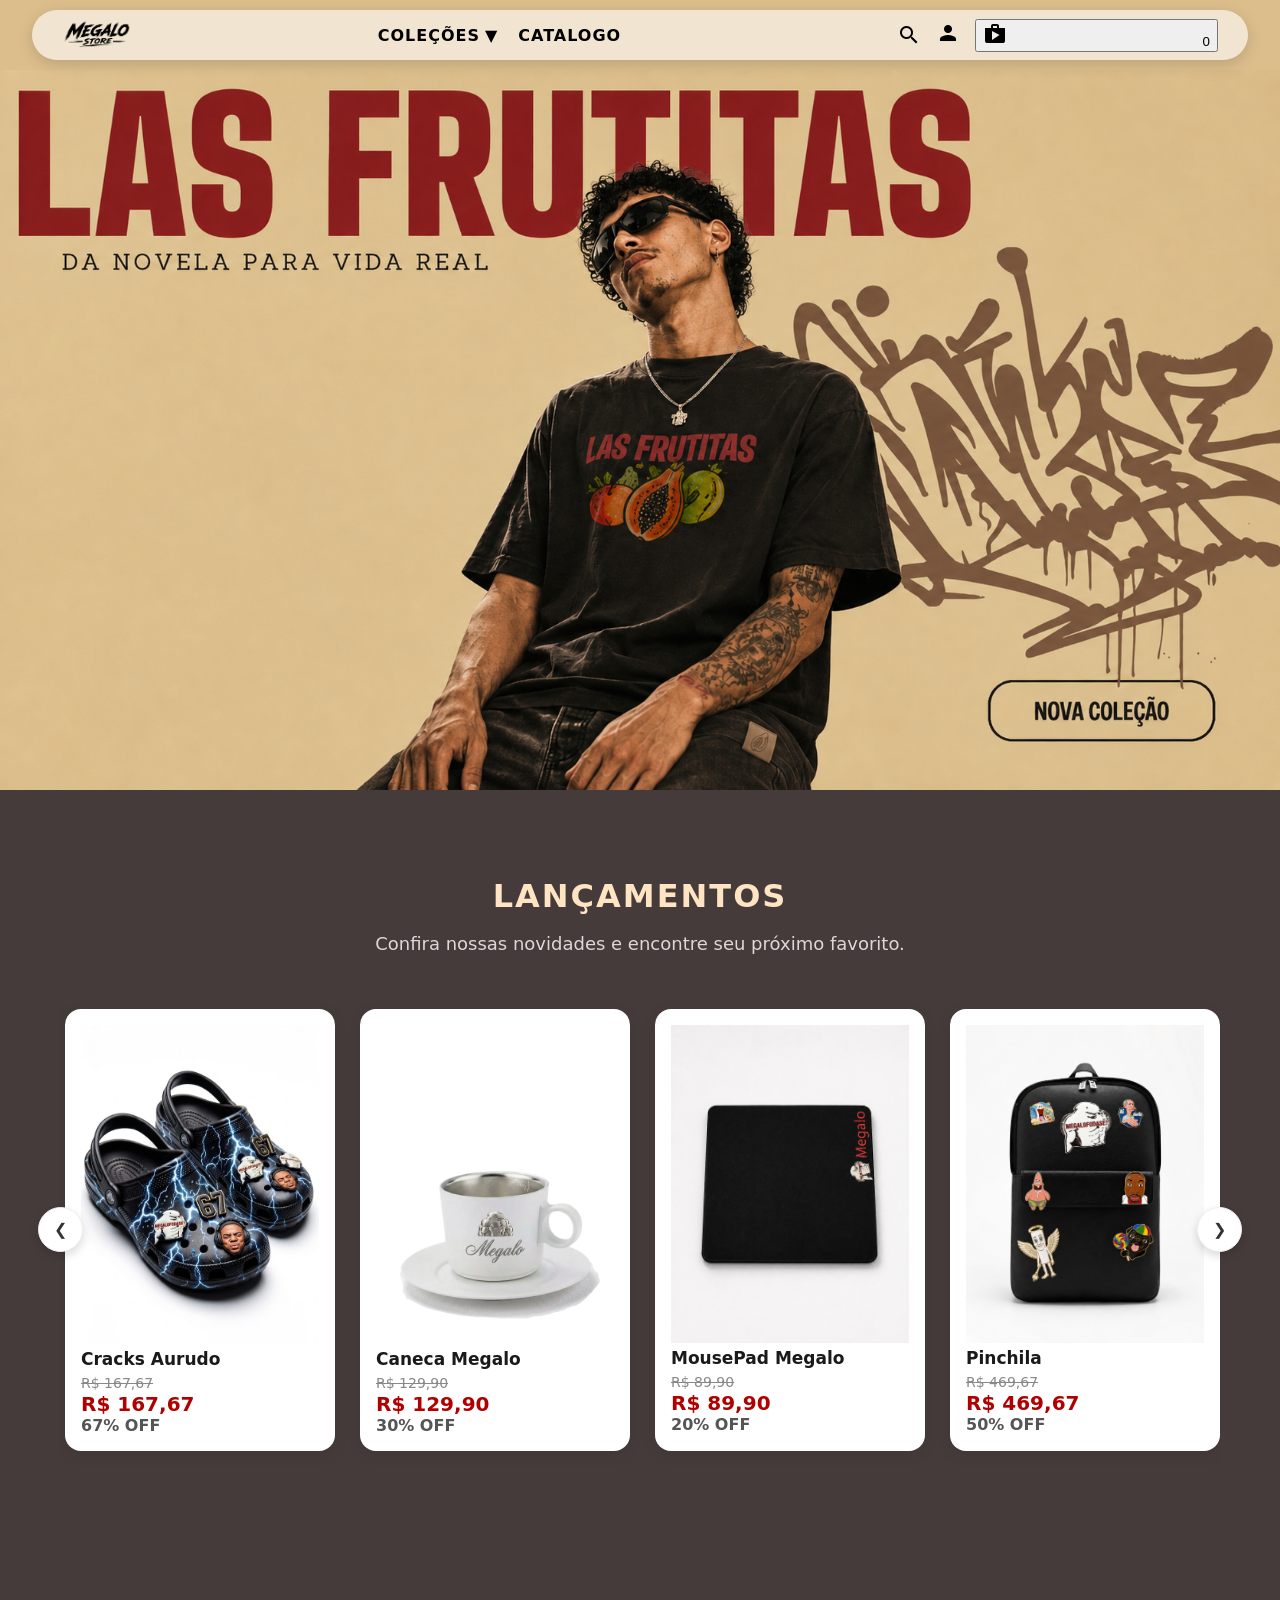
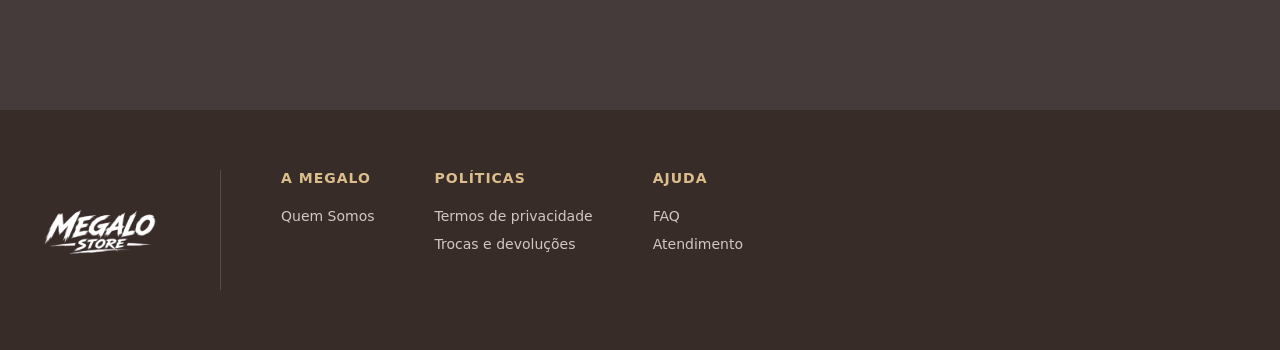
<file: index.html>
<!DOCTYPE html>
<html>

<head>
    <meta charset="UTF-8">
    <title>Loja</title>
    <link rel="stylesheet" href="style.css">
    <link href="https://fonts.googleapis.com/icon?family=Material+Icons" rel="stylesheet">

</head>

<body id="home.body">

    <div id="fundo-carrinho">

        <div id="carrinho">

            <div class="topo-carrinho">
                <h2>Meu carrinho</h2>
                <button id="fechar-carrinho">✕</button>
            </div>

            <div id="itens-carrinho">
                <p>Seu carrinho está vazio.</p>
            </div>

            <div class="rodape-carrinho">
                <h3>Total: <span id="total-carrinho">R$ 0,00</span></h3>
                <button id="finalizar-compra">Finalizar compra</button>
            </div>

        </div>

    </div>

    <header>
        <div id="header">
            <div id="logo">
                <a href="index.html"><img src="assets/logo megalofds.png" alt="Logo"></a>
            </div>

            <nav id="menu">
                <details class="dropdown">
                    <summary>Coleções <span class="seta">▼</span></summary>
                    <div class="submenu">
                        <a href="colecaofrutas.html">Las frutitas</a>
                        <a href="colecaodavibrito.html">Calma calabreso</a>
                        <a href="colecaoishowspeed.html">Say walahi</a>
                        <a href="colecaobangers.html">Bangers</a>
                    </div>
                </details>
                <a href="catalogo.html">Catalogo</a>
            </nav>

            <div id="icons">
                <span class="material-icons">search</span>
                <a href="login.html"><span class="material-icons">person</span></a>
                <button id="abrir-carrinho">
                    <span class="material-icons">shopping_bag</span>
                    <span id="contador-carrinho">0</span>
                </button>
            </div>
        </div>
    </header>
    <!-- FUNDO E PAINEL DO CARRINHO -->
    <div id="fundo-carrinho">

        <div id="carrinho">

            <div class="topo-carrinho">
                <h2>Meu carrinho</h2>
                <button id="fechar-carrinho">✕</button>
            </div>

            <div id="itens-carrinho">
                <p>Seu carrinho está vazio.</p>
            </div>

            <div class="rodape-carrinho">
                <h3>Total: <span id="total-carrinho">R$ 0,00</span></h3>
                <button id="finalizar-compra">Finalizar compra</button>
            </div>

        </div>

    </div>

    <main>
        <div id="banner-index">
            <img id="frutitas-index" src="/assets/lasfrutitaslabubu.png" alt="nova colecao">
            <a href="colecaofrutas.html" id="botao-colecao">Nova coleção</a>
        </div>

        <div id="index-arrivals"></div>

        <!-- Lançamentos -->
        <div id="fundo-lancamentos">
            <section class="Lancamentos">
                <h2 id="lancamento">Lançamentos</h2>
                <p>Confira nossas novidades e encontre seu próximo favorito.</p>

                <!-- CAIXA QUE SEGURA O CARROSSEL E AS SETAS -->
                <div class="carrossel-wrapper">

                    <button class="seta-carrossel seta-esq" onclick="voltar()">❮</button>

                    <!-- PRODUTOS -->
                    <div class="produtos" id="lista-produtos">
                        <div class="produto" data-desconto="67">
                            <img src="/assets/Cracks 01.png" alt="Produto">
                            <h3>Cracks Aurudo</h3>
                            <span>R$ 167,67</span>
                        </div>
                        <div class="produto" data-desconto="30">
                            <img src="/assets/caneca nova.png" alt="Produto">
                            <h3>Caneca Megalo</h3>
                            <span>R$ 129,90</span>
                        </div>
                        <div class="produto" data-desconto="20">
                            <img src="/assets/mouse pad.png" alt="Produto">
                            <h3>MousePad Megalo</h3>
                            <span>R$ 89,90</span>
                        </div>
                        <div class="produto" data-desconto="50">
                            <img src="/assets/Mochila.png" alt="Produto">
                            <h3>Pinchila</h3>
                            <span>R$ 469,67</span>
                        </div>
                        <div class="produto">
                            <img src="/assets/godinho.png" alt="Produto">
                            <h3>Pelúcia Godinho</h3>
                            <span>R$69,99</span>

                        </div>
                        <div class="produto" data-desconto="15">
                            <img src="/assets/calça dogs.png" alt="Produto">
                            <h3>Calça AuDogs</h3>
                            <span>R$ 113,34</span>

                        </div>
                        <div class="produto" data-desconto="15">
                            <img src="/assets/moletom ds.png" alt="Produto">
                            <h3>Moletom DS</h3>
                            <span>R$ 251,01</span>

                        </div>
                    </div>

                    <button class="seta-carrossel seta-dir" onclick="avancar()">❯</button>

                </div>
            </section>
        </div>
    </main>

    <footer id="site-footer">
        <div class="footer-container">
            <div class="footer-brand">
                <img src="assets/logo megalofds.png" alt="Megalo Logo">
            </div>

            <div class="footer-links">
                <div class="footer-col">
                    <h4>A Megalo</h4>
                    <a href="fundadores.html">Quem Somos</a>
                </div>
                <div class="footer-col">
                    <h4>Políticas</h4>
                    <a href="#">Termos de privacidade</a>
                    <a href="#">Trocas e devoluções</a>
                </div>
                <div class="footer-col">
                    <h4>Ajuda</h4>
                    <a href="#">FAQ</a>
                    <a href="#">Atendimento</a>
                </div>
            </div>
        </div>
    </footer>


    <script>
        window.addEventListener("scroll", function () {
            var header = document.querySelector("header");
            header.classList.toggle("menu-reduzido", window.scrollY > 20);
        });
    </script>

    <!-- CARROSSEL -->
    <script>
        var pista = document.getElementById("lista-produtos");

        function avancar() {
            pista.scrollLeft = pista.scrollLeft + 293;
        }

        function voltar() {
            pista.scrollLeft = pista.scrollLeft - 293;
        }
    </script>
    <script>
    function atualizarDescontosIndex() {

        const hoje = new Date();
        const fimBlackFriday = new Date(2026, 10, 30, 23, 59, 59);

        const blackFridayAtiva = hoje <= fimBlackFriday;

        const clienteNovo =
            localStorage.getItem("clienteNovo15") == "sim";

        const produtos = document.querySelectorAll(
            "#lista-produtos .produto"
        );

        produtos.forEach(function (produto) {

            const desconto = Number(
                produto.dataset.desconto || 0
            );

            const precoElemento =
                produto.querySelector("span");

            if (!precoElemento || desconto == 0) {
                return;
            }

            const precoOriginal = Number(
                precoElemento.innerText
                    .replace("R$", "")
                    .replace(".", "")
                    .replace(",", ".")
                    .trim()
            );

            let precoFinal = precoOriginal;

            // Desconto Black Friday
            if (blackFridayAtiva) {

                precoFinal =
                    precoOriginal * (1 - desconto / 100);

            }

            // Desconto de cliente novo
            if (clienteNovo && blackFridayAtiva) {

                precoFinal =
                    precoFinal * 0.85;

            }

            // Limpa o preço atual
            precoElemento.innerHTML = "";

            // Preço original
            const precoAntigo =
                document.createElement("span");

            precoAntigo.className =
                "preco-original";

            precoAntigo.innerText =
                precoOriginal.toLocaleString(
                    "pt-BR",
                    {
                        style: "currency",
                        currency: "BRL"
                    }
                );

            // Preço promocional
            const precoPromocional =
                document.createElement("span");

            precoPromocional.className =
                "preco-promocional";

            precoPromocional.innerText =
                precoFinal.toLocaleString(
                    "pt-BR",
                    {
                        style: "currency",
                        currency: "BRL"
                    }
                );

            // Percentual de desconto
            const porcentagem =
                document.createElement("span");

            porcentagem.className =
                "porcentagem-desconto";

            porcentagem.innerText =
                desconto + "% OFF";

            // Coloca tudo no produto
            precoElemento.appendChild(precoAntigo);

            precoElemento.appendChild(
                document.createElement("br")
            );

            precoElemento.appendChild(precoPromocional);

            precoElemento.appendChild(
                document.createElement("br")
            );

            precoElemento.appendChild(porcentagem);

        });
    }

    atualizarDescontosIndex();
</script>
    <script src="carrinho.js"></script>
</body>

</html>

</body>

</html>
</file>
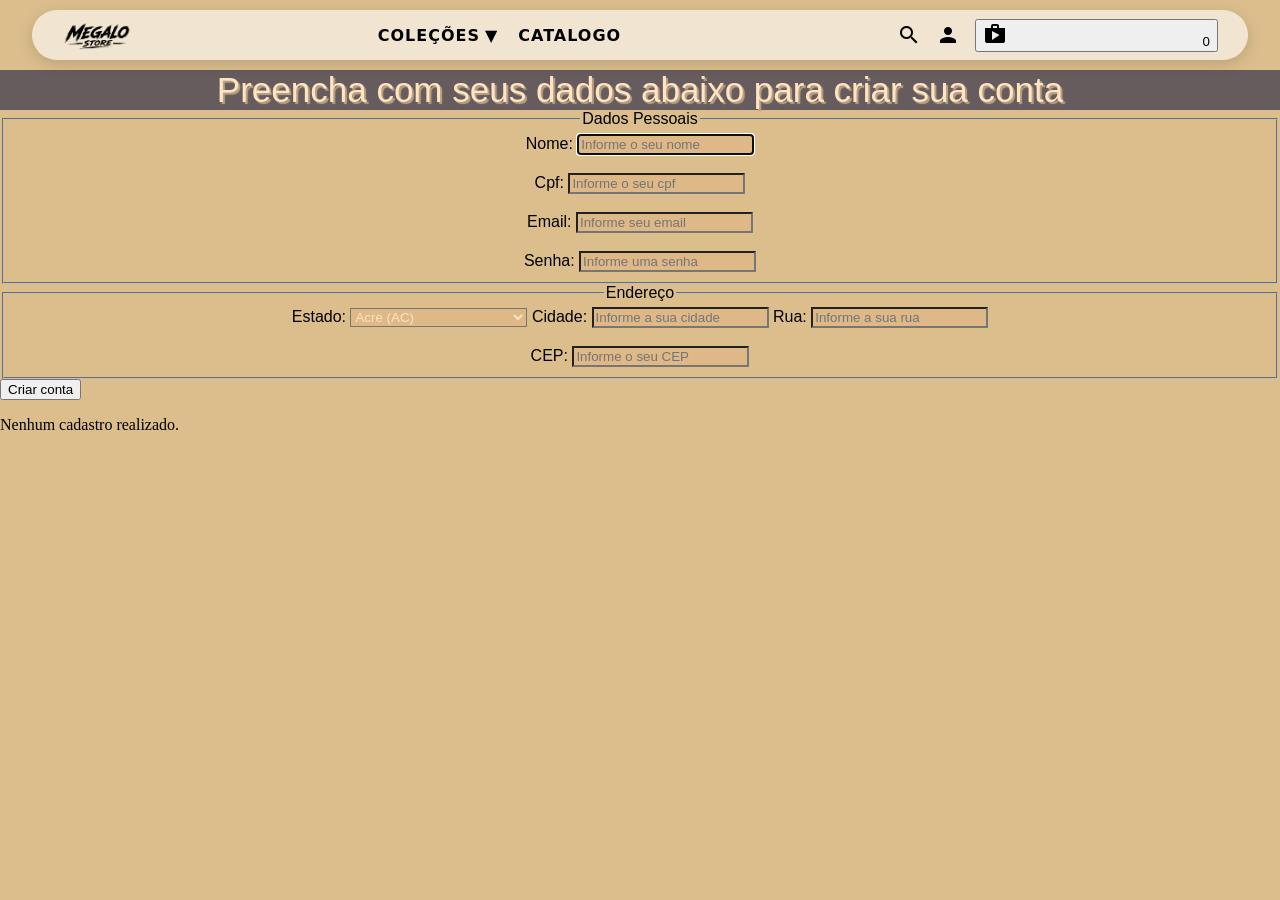
<file: login.html>
<html>

<head>
    <title>Loja</title>
    <link rel="stylesheet" href="style.css">
    <link href="https://fonts.googleapis.com/icon?family=Material+Icons" rel="stylesheet">
</head>


<body>
    <header>
        <div id="header">

            <div id="logo">
                <a href="index.html">
                    <img src="assets/logo megalofds.png" alt="Logo">
                </a>
            </div>

            <nav id="menu">
                <details class="dropdown">
                    <summary>Coleções <span class="seta">▼</span></summary>

                    <div class="submenu">
                        <a href="colecaofrutas.html">Las frutitas</a>
                        <a href="colecaodavibrito.html">Calma calabreso</a>
                        <a href="colecaoishowspeed.html">Say walahi</a>
                        <a href="colecaobangers.html">Bangers</a>
                    </div>
                </details>

                <a href="catalogo.html">Catalogo</a>
            </nav>

            <div id="icons">
                <span class="material-icons">search</span>
                <a href="login.html"><span class="material-icons">person</span></a>

                <button id="abrir-carrinho">
                    <span class="material-icons">shopping_bag</span>
                    <span id="contador-carrinho">0</span>
                </button>
            </div>

        </div>
    </header>
    <main>
        <div id="preencherlogin">Preencha com seus dados abaixo para criar sua conta</div>
        <form id="formLogin">
            <fieldset>
                <legend>Dados Pessoais</legend>
                Nome: <input type="text" id="nome" name="nome" placeholder="Informe o seu nome" autofocus required>
                <br><br>
                Cpf: <input type="text" id="cpf" name="cpf" placeholder="Informe o seu cpf" maxlength="14"
                    pattern="[0-9]{3}\.[0-9]{3}\.[0-9]{3}-[0-9]{2}" required> <br><br>
                Email: <input type="email" id="email" name="email" placeholder="Informe seu email" required> <br><br>
                Senha: <input type="password" id="senha" name="senha" placeholder="Informe uma senha" minlength="5"
                    required> <br>
            </fieldset>
            <fieldset>
                <legend>Endereço</legend>
                Estado: <select name="estado" id="estado">
                    <option value="acre">Acre (AC)</option>
                    <option value="alagoas">Alagoas (AL)</option>
                    <option value="amapa">Amapá (AP)</option>
                    <option value="amazonas">Amazonas (AM)</option>
                    <option value="bahia">Bahia (BA)</option>
                    <option value="ceara">Ceará (CE)</option>
                    <option value="distrito-federal">Distrito Federal (DF)</option>
                    <option value="espirito-santo">Espírito Santo (ES)</option>
                    <option value="goias">Goiás (GO)</option>
                    <option value="maranhao">Maranhão (MA)</option>
                    <option value="mato-grosso">Mato Grosso (MT)</option>
                    <option value="mato-grosso-do-sul">Mato Grosso do Sul (MS)</option>
                    <option value="minas-gerais">Minas Gerais (MG)</option>
                    <option value="para">Pará (PA)</option>
                    <option value="paraiba">Paraíba (PB)</option>
                    <option value="parana">Paraná (PR)</option>
                    <option value="pernambuco">Pernambuco (PE)</option>
                    <option value="piaui">Piauí (PI)</option>
                    <option value="rio-de-janeiro">Rio de Janeiro (RJ)</option>
                    <option value="rio-grande-do-norte">Rio Grande do Norte (RN)</option>
                    <option value="rio-grande-do-sul">Rio Grande do Sul (RS)</option>
                    <option value="rondonia">Rondônia (RO)</option>
                    <option value="roraima">Roraima (RR)</option>
                    <option value="santa-catarina">Santa Catarina (SC)</option>
                    <option value="sao-paulo">São Paulo (SP)</option>
                    <option value="sergipe">Sergipe (SE)</option>
                    <option value="tocantins">Tocantins (TO)</option>
                </select>
                Cidade: <input type="text" id="cidade" name="cidade" placeholder="Informe a sua cidade" required>
                Rua: <input type="text" id="rua" name="rua" placeholder="Informe a sua rua" required> <br><br>
                CEP: <input type="text" id="cep" name="CEP" placeholder="Informe o seu CEP" maxlength="9"
                    pattern="[0-9]{5}-[0-9]{3}"> <br>
            </fieldset>
            <button type="submit">Criar conta</button>
        </form>
        <div id="mensagem">Nenhum cadastro realizado.</div>
    </main>
    <script>

        const formLogin = document.getElementById("formLogin");
        const mensagem = document.getElementById("mensagem");

        formLogin.addEventListener("submit", function (event) {

            event.preventDefault();

            // Recebe os dados digitados
            const nome = document.getElementById("nome").value;
            const cpf = document.getElementById("cpf").value;
            const email = document.getElementById("email").value;
            const senha = document.getElementById("senha").value;
            const estado = document.getElementById("estado");
            const cidade = document.getElementById("cidade").value;
            const rua = document.getElementById("rua").value;
            const cep = document.getElementById("cep").value;

            // Cria a mensagem de cadastro
            mensagem.innerHTML = `
            <h2>Cadastro concluído com sucesso!</h2>

            <p>Nome: <span id="nomeCadastrado"></span></p>
            <p>CPF: <span id="cpfCadastrado"></span></p>
            <p>Email: <span id="emailCadastrado"></span></p>
            <p>Estado: <span id="estadoCadastrado"></span></p>
            <p>Cidade: <span id="cidadeCadastrada"></span></p>
            <p>Rua: <span id="ruaCadastrada"></span></p>
            <p>CEP: <span id="cepCadastrado"></span></p>
        `;

            // Insere os dados na página
            document.getElementById("nomeCadastrado").textContent = nome;
            document.getElementById("cpfCadastrado").textContent = cpf;
            document.getElementById("emailCadastrado").textContent = email;
            document.getElementById("estadoCadastrado").textContent = estado.options[estado.selectedIndex].text;
            document.getElementById("cidadeCadastrada").textContent = cidade;
            document.getElementById("ruaCadastrada").textContent = rua;
            document.getElementById("cepCadastrado").textContent = cep;

            // Limpa os campos
            formLogin.reset();

        });

    </script>
</body>

</html>
</file>
<file: style.css>
:root { 
    --bg-color: #DBBE8C; 
}

a {
    text-decoration: none; 
    color: inherit; 
    cursor: pointer; 
}

body {
    background-color: var(--bg-color);
    margin: 0;
}


/* FAZ O MENU FLUTUAR */
header {
    position: sticky;
    top: 8px;
    z-index: 1000;
}

/* MENU NO TOPO */
#header {

    background-color: rgba(255, 255, 255, 0.6); 
    backdrop-filter: blur(6px);
    
    height: 50px;
    width: 95%;
    border-radius: 30px;
    display: flex;
    align-items: center;
    justify-content: space-between;
    margin: 10px auto;
    box-shadow: 0 4px 15px rgba(0, 0, 0, 0.15);
    transition: all 0.4s ease; 
}

#logo img {
    margin-left: 30px;
    height: 70px;
    width: 70px;
    transition: all 0.4s ease; 
}

/* MENU REDUZIDO  */
header.menu-reduzido #header {
    height: 40px; 
    width: 80%; 
    margin: 5px auto; 
    
    background-color: rgba(255, 255, 255, 0.6); 
}

header.menu-reduzido #logo img {
    height: 50px; 
    width: 50px;
}

#menu {
    display: flex;
    gap: 20px;
    margin-right: 30px;
    z-index: 1;
}

#menu a {
    text-decoration: none;
    color: black;
    font-size: 16px;
}


#menu a, #menu summary, #menu .submenu a {
    font-family: system-ui, -apple-system, sans-serif;
    font-weight: 600;
    text-transform: uppercase;
    letter-spacing: 1px;
}

#icons {
    display: flex;
    margin-right: 30px;
    gap: 15px;
    align-items: center;
}

#icons a {
    color: black;
    text-decoration: none;
}

/* dropdown */
#menu details {
    position: relative;
}

#menu summary {
    list-style: none;
    cursor: pointer;
    display: flex;
    align-items: center;
    gap: 5px;
}

#menu summary::-webkit-details-marker {
    display: none;
}

#menu .seta {
    transition: 0.3s;
}

#menu details[open] .seta {
    transform: rotate(180deg);
}

#menu .submenu {
    position: absolute;
    top: 30px;
    left: 0;
    display: flex;
    flex-direction: column;
    gap: 8px;
    min-width: 120px;
    padding: 10px 15px;
    background-color: white;
    border-radius: 10px;
    box-shadow: 0 4px 10px rgba(0, 0, 0, 0.15);
}

#menu .submenu a {
    color: black;
    text-decoration: none;
    font-size: 14px;
}

#menu .submenu a:hover {
    color: rgb(102, 92, 94);
}

/* página - INDEX */
body #home.body {
    background-color: #DCBF8E;
}

/* banner - INDEX */
#frutitas-index {
    display: flex;
    justify-content: center;
    align-items: center;
    margin-top: 5px;
    margin-left: auto;
    margin-right: auto;
    width: 100%;
}

#banner-index {
    position: relative;
    width: 100%;
}

#botao-colecao {
    position: absolute;
    right: 8%;
    bottom: 8%;
    width: 250px;
    height: 60px;
    background: transparent;
    color: transparent;
    border: none;
    cursor: pointer;
}

/* ==================== LANÇAMENTOS ==================== */
#fundo-lancamentos {
    background-color: rgb(70, 59, 59); 
    width: 100%;
    height: 800px;
    display: flex;
    justify-content: center;
    padding: 60px 0;
}

#lancamento {
    display: flex;
    justify-content: center;
    margin-bottom: 10px;
    font-size: 32px;
    font-family: system-ui, -apple-system, sans-serif;
    font-weight: 800;
    text-transform: uppercase;
    letter-spacing: 2px;
    color: bisque; 
}

.Lancamentos {
    width: 100%;
    max-width: 1200px;
    text-align: center;
    padding: 0 20px; 
    box-sizing: border-box;
}

.Lancamentos p {
    font-size: 18px;
    color: #ddd7d7; 
    margin-bottom: 40px;
    font-family: system-ui, -apple-system, sans-serif;
}

/* ==================== CARROSSEL E SETAS ==================== */

.carrossel-wrapper {
    position: relative;
    display: flex;
    align-items: center; 
    width: 100%;
    max-width: 1200px;
    margin: 0 auto;
}


.seta-carrossel {
    position: absolute;
    background-color: #ffffff;
    color: #333333;
    border: 1px solid #f0f0f0;
    border-radius: 50%;
    width: 45px;
    height: 45px;
    font-size: 16px;
    cursor: pointer;
    z-index: 10;
    display: flex;
    align-items: center;
    justify-content: center;
    box-shadow: 0 4px 10px rgba(0, 0, 0, 0.15);
    transition: all 0.2s ease;
}

.seta-carrossel:hover {
    background-color: #f9f9f9;
    transform: scale(1.05);
}

.seta-esq {
    left: -22px; 
}

.seta-dir {
    right: -22px; 
}

.Lancamentos .produtos {
    display: flex;
    gap: 25px; 
    overflow-x: auto;
    scroll-behavior: smooth;
    padding: 15px 5px; 
    width: 100%;
    
    /* Esconde a barra de rolagem nativa */
    scrollbar-width: none; 
    -ms-overflow-style: none; 
}

.Lancamentos .produtos::-webkit-scrollbar {
    display: none; 
}

/* ==================== (PRODUTOS) ==================== */

.Lancamentos .produto {
    position: relative;
    background-color: #ffffff;
    padding: 16px;
    border-radius: 16px;
    box-shadow: 0 4px 15px rgba(0, 0, 0, 0.08);
    transition: transform 0.3s ease, box-shadow 0.3s ease;
    cursor: pointer;
    display: flex;
    flex-direction: column;
    text-align: left;
    
    width: 270px;          
    flex: 0 0 270px;       /* Impede a imagem de esticar o card */
    box-sizing: border-box;
}

.Lancamentos .produto:hover {
    transform: translateY(-8px);
    box-shadow: 0 15px 30px rgba(0, 0, 0, 0.4);
}

Lancamentos .produto img {
    width: 100%;
    height: auto;
    aspect-ratio: 1 / 1; /* Deixa as imagens quadradas e alinhadas */
    object-fit: cover;
    border-radius: 10px;
    background-color: #f4f4f5;
    transition: transform 0.4s ease;
    margin-bottom: 12px;
}

.Lancamentos .produto:hover img {
    transform: scale(1.03);
}

.Lancamentos .produto h3 {
    font-size: 17px;
    font-weight: 600;
    margin: 5px 0 4px;
    color: #1a1a1a;
    font-family: system-ui, -apple-system, sans-serif;
}

.Lancamentos .produto span {
    font-size: 16px;
    font-weight: 700;
    color: #555555;
    font-family: system-ui, -apple-system, sans-serif;
}

/* ==================== FOOTER ==================== */
#site-footer {
    background-color: #382C29; 
    color: #ffffff;
    padding: 60px 40px;
    font-family: system-ui, -apple-system, sans-serif;
}

.footer-container {
    max-width: 1200px;
    margin: 0 auto;
    display: flex;
    justify-content: space-between;
    flex-wrap: wrap;
    gap: 40px;
}

.footer-brand {
    display: flex;
    flex-direction: column;
    justify-content: center;
    padding-right: 60px;
    border-right: 1px solid #5a4b47; 
}

.footer-brand img {
    width: 120px;
    filter: brightness(0) invert(1); 
}

.footer-links {
    display: flex;
    gap: 60px;
    flex-wrap: wrap;
    flex: 1;
    padding-left: 20px;
}

.footer-col {
    display: flex;
    flex-direction: column;
    gap: 12px;
}

.footer-col h4 {
    font-size: 14px;
    font-weight: 700;
    margin: 0 0 10px 0;
    letter-spacing: 1px;
    text-transform: uppercase;
    color: #dbbe8c; 
}

.footer-col a {
    color: #d1c8c5;
    font-size: 14px;
    text-decoration: none;
    transition: color 0.3s;
}

.footer-col a:hover {
    color: #ffffff;
}




/* Página - LOGIN */

form{
    font-family:Impact, Haettenschweiler, 'Arial Narrow Bold', sans-serif;
}
input{
    font-family:Impact, Haettenschweiler, 'Arial Narrow Bold', sans-serif;
    background-color: burlywood;
    color:bisque
}
select{
    font-family:Impact, Haettenschweiler, 'Arial Narrow Bold', sans-serif;
    background-color: burlywood;
    color:bisque
}
#preencherlogin{
    text-align: center;
    text-align: top;
    font-size: 35px;
    font-family:Impact, Haettenschweiler, 'Arial Narrow Bold', sans-serif;
    background-color: rgb(102, 92, 94);
    text-shadow: rgb(189, 162, 130) 2px 2px 1px;
    color:bisque;
}
fieldset{
    text-align: center;
}
.colecoes{
    text-align: center;
    font-size: 35px;
    font-family:Impact, Haettenschweiler, 'Arial Narrow Bold', sans-serif;
    text-shadow: rgb(189, 162, 130) 2px 2px 1px;
    color:bisque;
    text-decoration: none;
}


#text-fundadores {
    display: flex;
    justify-content: center;
    text-align: center;
    background-color: rgb(70, 59, 59);
}




/* ==================== CARRINHO ==================== */

/* Fundo escuro que aparece atrás do carrinho */
#fundo-carrinho {
    position: fixed; /* Mantém o fundo fixo na tela */
    inset: 0; /* Ocupa toda a tela */
    width: 100%;
    height: 100%;

    background-color: rgba(0, 0, 0, 0.45); /* Escurece o fundo */
    backdrop-filter: blur(3px); /* Aplica um leve desfoque */

    display: flex;
    justify-content: flex-end; /* Posiciona o carrinho à direita */

    z-index: 2000; /* Faz o carrinho aparecer acima dos outros elementos */

    opacity: 0; /* Começa invisível */
    visibility: hidden; /* Impede que seja visualizado inicialmente */

    transition: 0.3s; /* Suaviza a abertura e o fechamento */
}

/* Painel branco onde ficam os produtos */
#carrinho {
    width: 440px;
    max-width: 92%;
    height: 100%;

    background-color: #faf9f7;
    padding: 28px;
    box-sizing: border-box; /* Inclui o padding dentro da largura */

    display: flex;
    flex-direction: column; /* Organiza os elementos verticalmente */

    transform: translateX(100%); /* Esconde o painel fora da tela */
    transition: 0.35s ease; /* Cria o efeito de deslizamento */

    box-shadow: -5px 0 25px rgba(0, 0, 0, 0.12); /* Sombra do painel */
}

/* Classe adicionada pelo JavaScript quando o carrinho é aberto */
#fundo-carrinho.aberto {
    opacity: 1; /* Torna o fundo visível */
    visibility: visible;
}

/* Faz o painel voltar para dentro da tela */
#fundo-carrinho.aberto #carrinho {
    transform: translateX(0);
}


/* ==================== CABEÇALHO DO CARRINHO ==================== */

/* Organiza o título e o botão de fechar */
.topo-carrinho {
    display: flex;
    justify-content: space-between; /* Separa os elementos */
    align-items: center; /* Alinha verticalmente */

    padding-bottom: 20px;
    border-bottom: 1px solid #e5dfd9; /* Linha divisória */
}

/* Estilização do título "Meu carrinho" */
.topo-carrinho h2 {
    margin: 0;
    font-size: 25px;
    color: #382c29;
    font-family: system-ui, sans-serif;
    font-weight: 700;
}

/* Botão X para fechar o carrinho */
#fechar-carrinho {
    background: none;
    border: none;

    font-size: 25px;
    color: #382c29;

    cursor: pointer; /* Mostra a mão ao passar o mouse */
    transition: 0.2s;
}

/* Efeito ao passar o mouse no botão de fechar */
#fechar-carrinho:hover {
    transform: rotate(90deg); /* Gira o botão */
    color: #a47c58;
}


/* ==================== ÁREA DOS PRODUTOS ==================== */

/* Área onde os produtos adicionados serão exibidos */
#itens-carrinho {
    flex: 1; /* Ocupa o espaço disponível */
    overflow-y: auto; /* Permite rolar caso existam muitos produtos */
    padding: 20px 5px;

    font-family: system-ui, sans-serif;
}

/* Mensagem exibida quando o carrinho está vazio */
#itens-carrinho > p {
    text-align: center;
    color: #888;
    margin-top: 50px;
}


/* ==================== CARD DOS PRODUTOS ==================== */

/* Organiza a imagem e as informações de cada camiseta */
.item-carrinho {
    display: flex;
    align-items: center;
    gap: 16px; /* Espaço entre a imagem e as informações */

    padding: 14px;
    margin-bottom: 14px;

    background-color: white;
    border: 1px solid #eee9e3;
    border-radius: 12px; /* Arredonda os cantos */

    box-shadow: 0 3px 10px rgba(0, 0, 0, 0.04);
}

/* Imagem da camiseta dentro do carrinho */
.item-carrinho img {
    width: 95px;
    height: 115px;
    object-fit: cover; /* Ajusta a imagem sem distorcer */

    border-radius: 8px;
}

/* Nome da camiseta */
.item-carrinho h3 {
    margin: 0 0 8px;
    color: #382c29;
    font-size: 16px;
}

/* Informações do produto: tamanho, preço etc. */
.item-carrinho p {
    margin: 5px 0;
    color: #777;
    font-size: 13px;
}


/* ==================== CONTROLES DE QUANTIDADE ==================== */

/* Organiza os botões de diminuir, aumentar e a quantidade */
.controles-quantidade {
    display: flex;
    align-items: center;
    gap: 12px;

    margin: 12px 0;
}

/* Botões de + e - */
.controles-quantidade button {
    width: 28px;
    height: 28px;

    border: 1px solid #ddd;
    border-radius: 6px;

    background-color: #faf9f7;
    color: #382c29;

    font-size: 18px;
    cursor: pointer;

    transition: 0.2s;
}

/* Efeito ao passar o mouse nos botões de quantidade */
.controles-quantidade button:hover {
    background-color: #382c29;
    color: white;
}

/* Número que mostra a quantidade de camisetas */
.controles-quantidade span {
    font-size: 14px;
    font-weight: 600;
}


/* ==================== BOTÃO REMOVER PRODUTO ==================== */

/* Estilização do botão que exclui um produto do carrinho */
.remover-produto {
    border: none;
    background: none;

    color: #a47c58;
    font-size: 12px;

    text-decoration: underline;
    cursor: pointer;
}

/* Muda a cor ao passar o mouse no botão remover */
.remover-produto:hover {
    color: #382c29;
}


/* ==================== RODAPÉ DO CARRINHO ==================== */

/* Área que mostra o total e o botão de finalizar compra */
.rodape-carrinho {
    border-top: 1px solid #e5dfd9; /* Linha que separa os produtos do rodapé */
    padding-top: 20px;

    font-family: system-ui, sans-serif;
}

/* Organização do texto do valor total */
.rodape-carrinho h3 {
    display: flex;
    justify-content: space-between;

    color: #382c29;
    font-size: 19px;

    margin: 0 0 18px;
}

/* Botão de finalizar compra */
#finalizar-compra {
    width: 100%;
    padding: 16px;

    background-color: #382c29;
    color: white;

    border: none;
    border-radius: 8px;

    font-size: 15px;
    font-weight: 600;

    cursor: pointer;
    transition: 0.25s;
}

/* Efeito ao passar o mouse no botão finalizar compra */
#finalizar-compra:hover {
    background-color: #59453e;
    transform: translateY(-2px); /* Move levemente o botão para cima */
}
/* PREÇOS DA BLACK FRIDAY */

.precos {
    display: flex;
    flex-direction: column;
    align-items: center;
    gap: 3px;
}

.preco-original {
    text-decoration: line-through;
    color: #888 !important;
    font-size: 14px !important;
    font-weight: normal !important;
}

.preco-promocional {
    color: #b00000 !important;
    font-size: 20px !important;
    font-weight: bold !important;
}

.badge-desconto {
    display: inline-block;
    background-color: #382c29;
    color: white !important;
    padding: 4px 8px;
    border-radius: 6px;
    font-size: 12px !important;
    font-weight: bold !important;
}

/* POP-UP DE 15% */

#popup-desconto {
    position: fixed;
    top: 0;
    left: 0;
    width: 100%;
    height: 100%;

    background: rgba(0, 0, 0, 0.65);

    display: flex;
    justify-content: center;
    align-items: center;

    z-index: 9999;
}

.popup-conteudo {
    position: relative;

    width: 90%;
    max-width: 430px;

    background: white;

    padding: 40px 30px;

    border-radius: 20px;

    text-align: center;

    box-shadow: 0 10px 40px rgba(0, 0, 0, 0.4);
}

.popup-conteudo h2 {
    margin-bottom: 20px;
}

.popup-destaque {
    font-size: 38px;
    font-weight: bold;
    margin: 15px 0;
}

#fechar-popup {
    position: absolute;
    top: 10px;
    right: 15px;

    border: none;
    background: none;

    font-size: 30px;

    cursor: pointer;
}

#ativar-desconto {
    margin-top: 20px;

    padding: 14px 25px;

    border: none;
    border-radius: 8px;

    background: #111;
    color: white;

    font-weight: bold;

    cursor: pointer;
}
</file>
